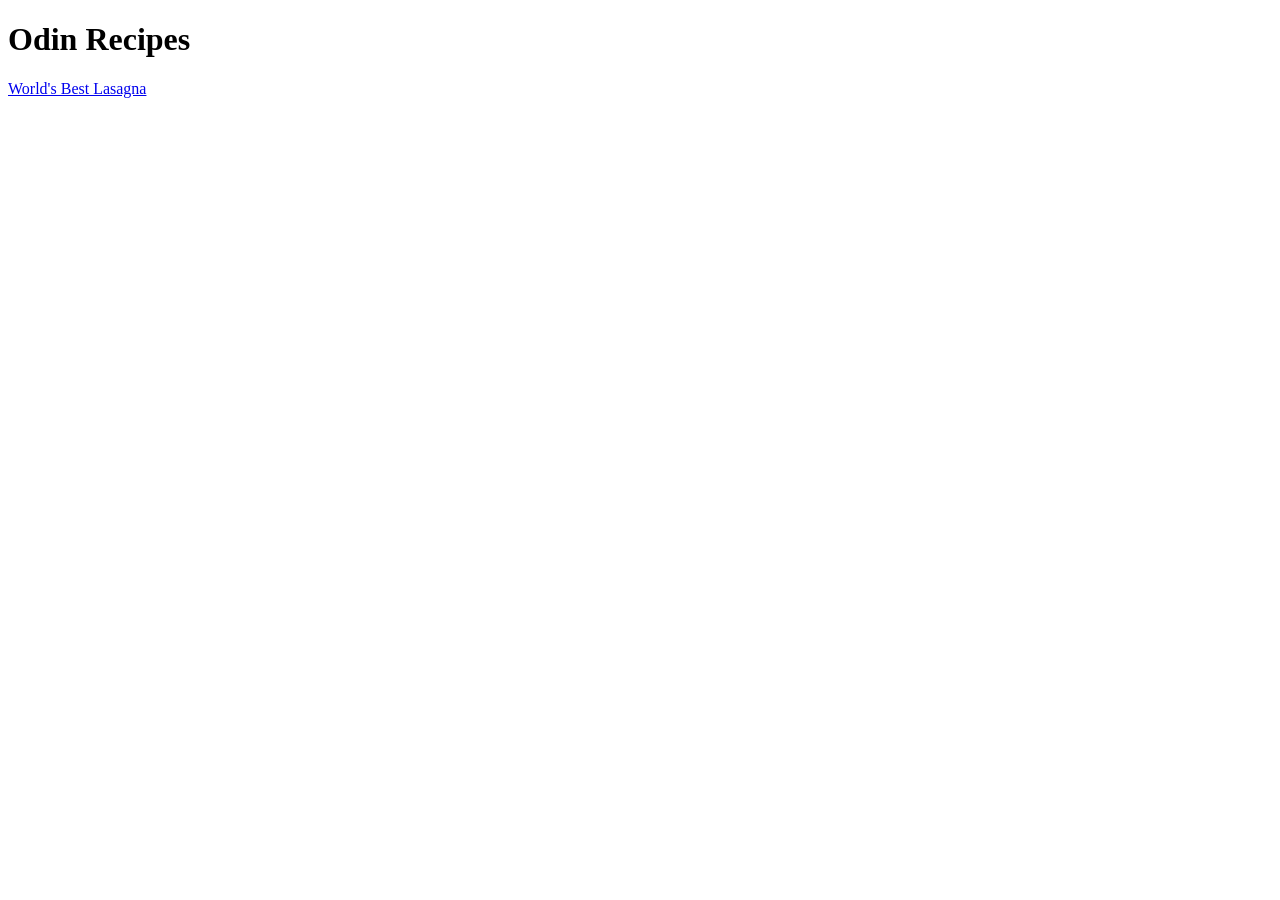
<file: index.html>
<!DOCTYPE html>
<html lang="en">
<head>
    <meta charset="UTF-8">
    <meta name="viewport" content="width=device-width, initial-scale=1.0">
    <title>Odin Recipes</title>
</head>
<body>
    <h1>Odin Recipes</h1>
    <a href="recipes/lasagna.html">World's Best Lasagna</a>
</body>
</html>
</file>
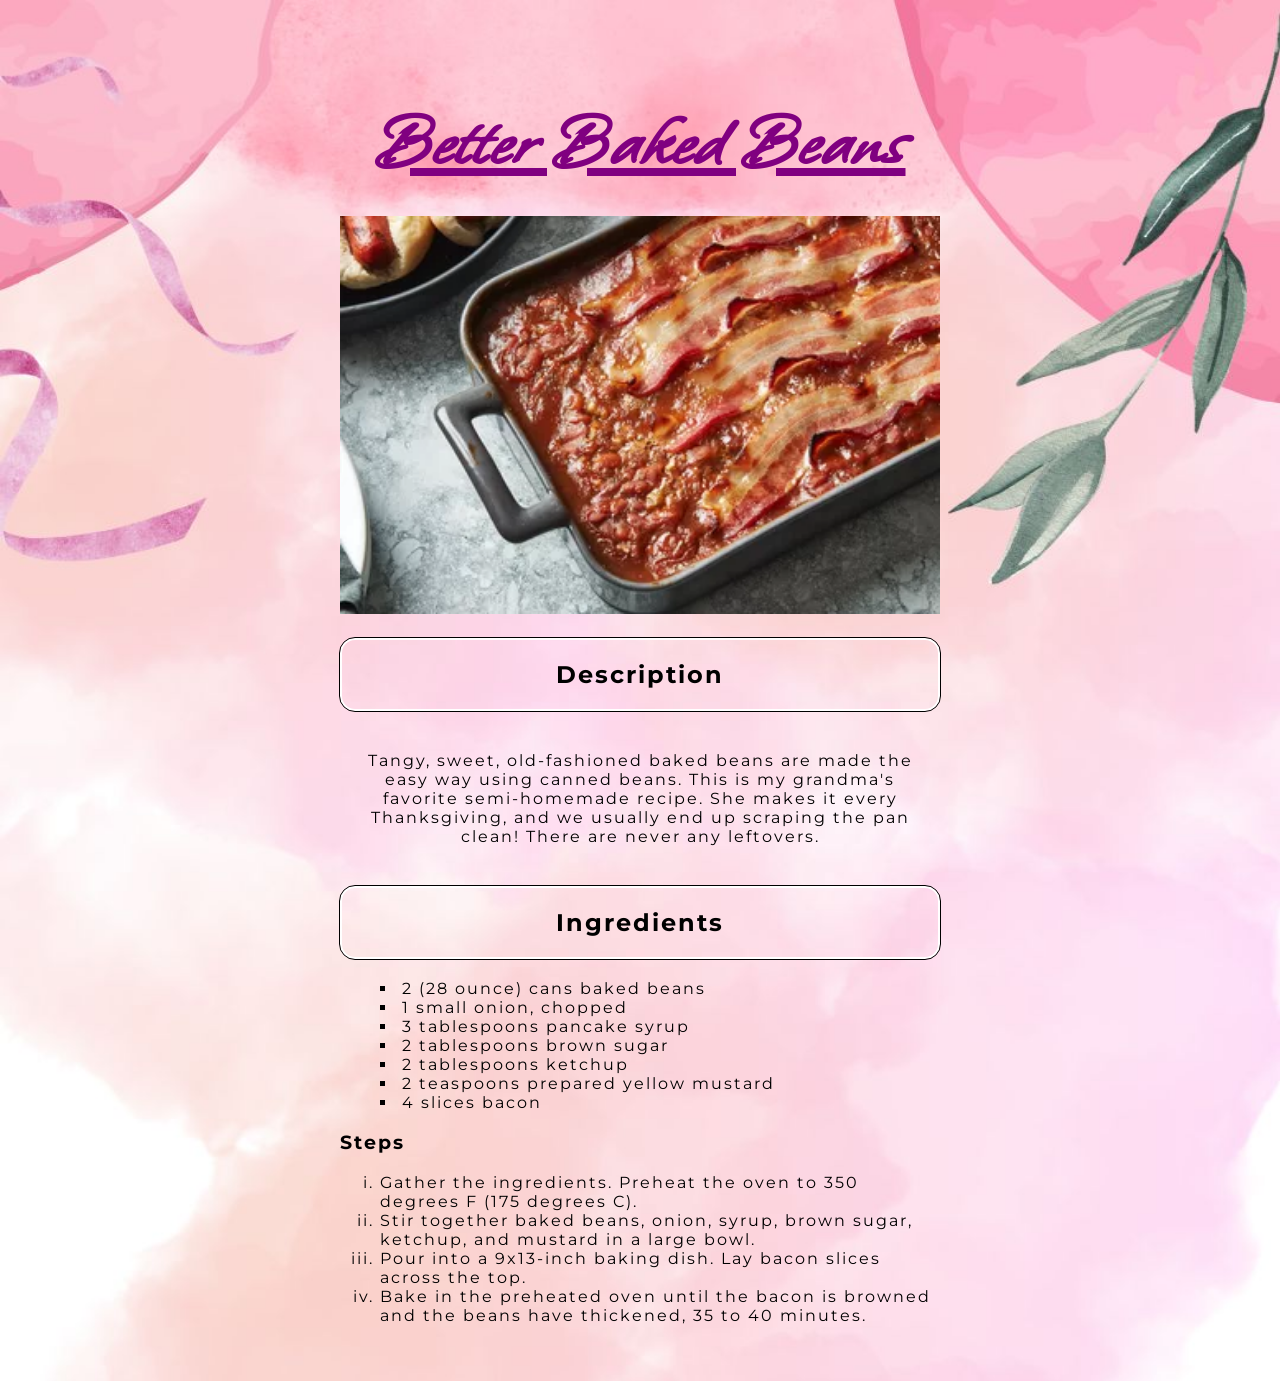
<file: recipes/better-baked-beans.html>
<!DOCTYPE html>
<html lang="en">
<head>
    <meta charset="UTF-8">
    <meta name="viewport" content="width=device-width, initial-scale=1.0">
    <link rel="stylesheet" href="../style.css">
    <link rel="preconnect" href="https://fonts.googleapis.com">
    <link rel="preconnect" href="https://fonts.gstatic.com" crossorigin>
    <link href="https://fonts.googleapis.com/css2?family=Montserrat:ital,wght@0,100..900;1,100..900&family=Whisper&display=swap" rel="stylesheet">
    <title>Document</title>
</head>
<body>
    <h1>Better Baked Beans</h1>
    <img src="../images/150637-Better-Baked-Beans-hero-4x3-da1a82779cbd46b2acb1bee0192ee6e3.webp" alt="Better Baked Beans" height="350" width="450">
    <h2>Description</h2>
    <p>Tangy, sweet, old-fashioned baked beans are made the easy way using canned beans. This is my grandma's favorite semi-homemade recipe. She makes it every Thanksgiving, and we usually end up scraping the pan clean! There are never any leftovers.</p>
    <h2>Ingredients</h2>
    <ul>
        <li>2 (28 ounce) cans baked beans</li>
        <li>1 small onion, chopped</li>
        <li>3 tablespoons pancake syrup</li>
        <li>2 tablespoons brown sugar</li>
        <li>2 tablespoons ketchup</li>
        <li>2 teaspoons prepared yellow mustard</li>
        <li>4 slices bacon</li>
    </ul>
    <h3>Steps</h3>
    <ol>
        <li>Gather the ingredients. Preheat the oven to 350 degrees F (175 degrees C).</li>
        <li>Stir together baked beans, onion, syrup, brown sugar, ketchup, and mustard in a large bowl.</li>
        <li>Pour into a 9x13-inch baking dish. Lay bacon slices across the top.</li>
        <li>Bake in the preheated oven until the bacon is browned and the beans have thickened, 35 to 40 minutes.</li>
    </ol>
</body>
</html>
</file>
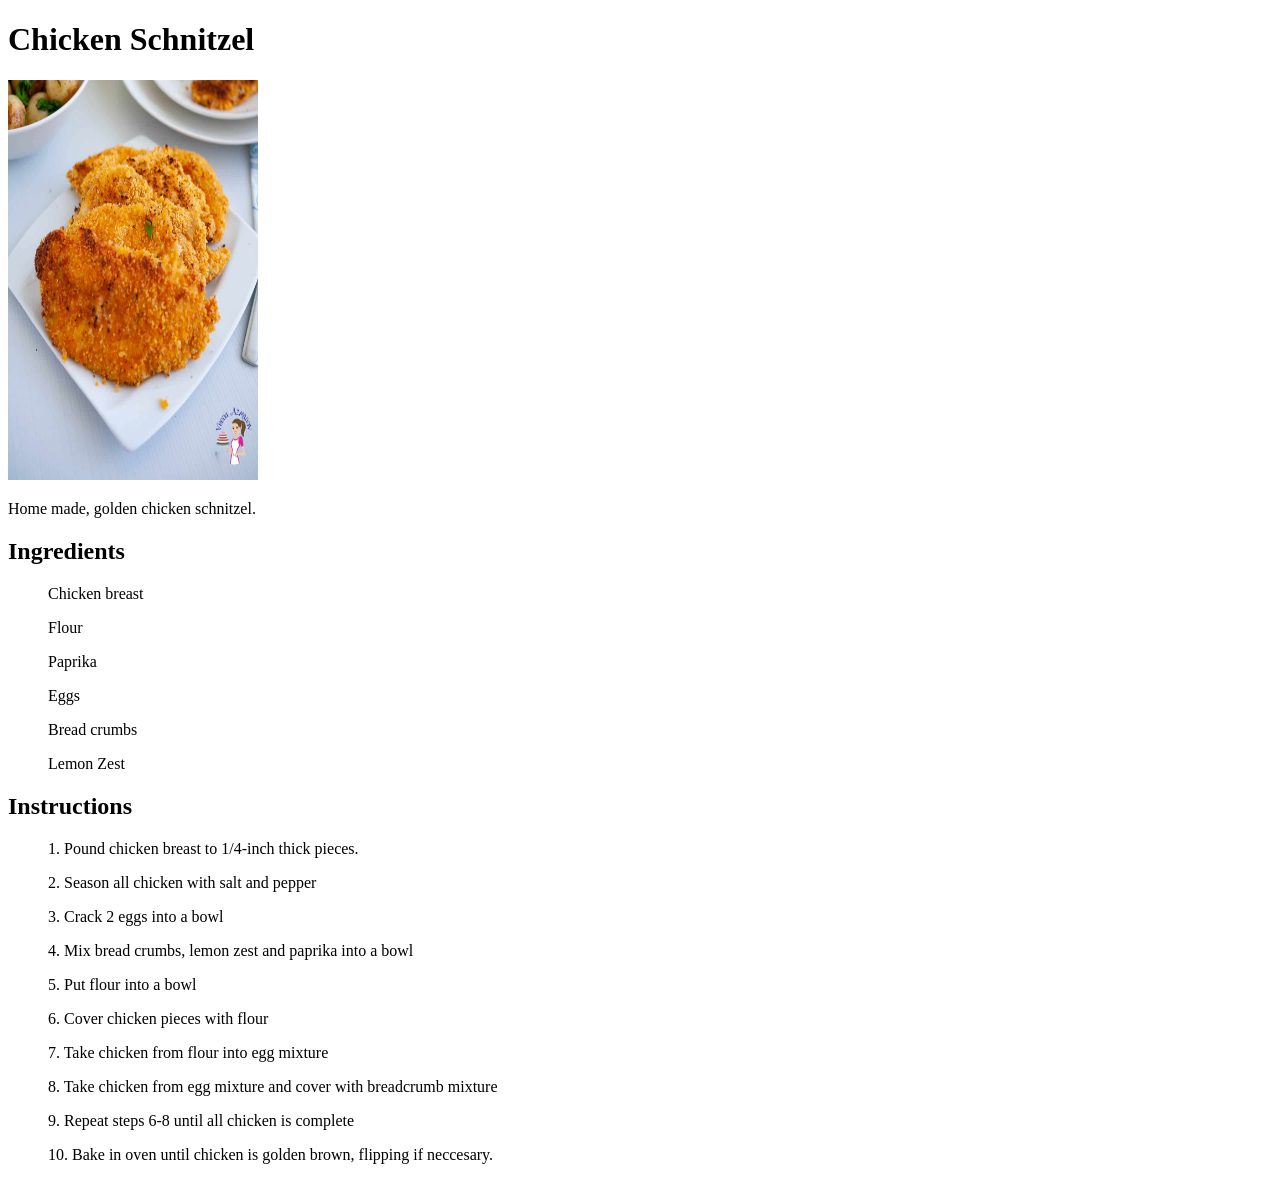
<file: recipes/chicken_schnitzel.html>
<!DOCTYPE html>
<html lang="en">
<head>
    <meta charset="UTF-8">
    <meta http-equiv="X-UA-Compatible" content="IE=edge">
    <meta name="viewport" content="width=<device-width>, initial-scale=1.0">
    <title>Document</title>
</head>
<body>
    <h1>Chicken Schnitzel</h1>
    <img src="../images/schnitzel.jpg" alt="Image not available" style="width:250px;height:400px;">
    <p/> Home made, golden chicken schnitzel.
    <h2>Ingredients</h2>
        <ul>Chicken breast</ul>
        <ul>Flour</ul>
        <ul>Paprika</ul>
        <ul>Eggs</ul>
        <ul>Bread crumbs</ul>
        <ul>Lemon Zest</ul>
    <h2>Instructions</h2>
        <ol>1. Pound chicken breast to 1/4-inch thick pieces.</ol>
        <ol>2. Season all chicken with salt and pepper</ol>
        <ol>3. Crack 2 eggs into a bowl</ol>
        <ol>4. Mix bread crumbs, lemon zest and paprika into a bowl</ol>
        <ol>5. Put flour into a bowl</ol>
        <ol>6. Cover chicken pieces with flour</ol>
        <ol>7. Take chicken from flour into egg mixture</ol>
        <ol>8. Take chicken from egg mixture and cover with breadcrumb mixture</ol>
        <ol>9. Repeat steps 6-8 until all chicken is complete</ol>
        <ol>10. Bake in oven until chicken is golden brown, flipping if neccesary.</ol>



</body>
</html>
</file>
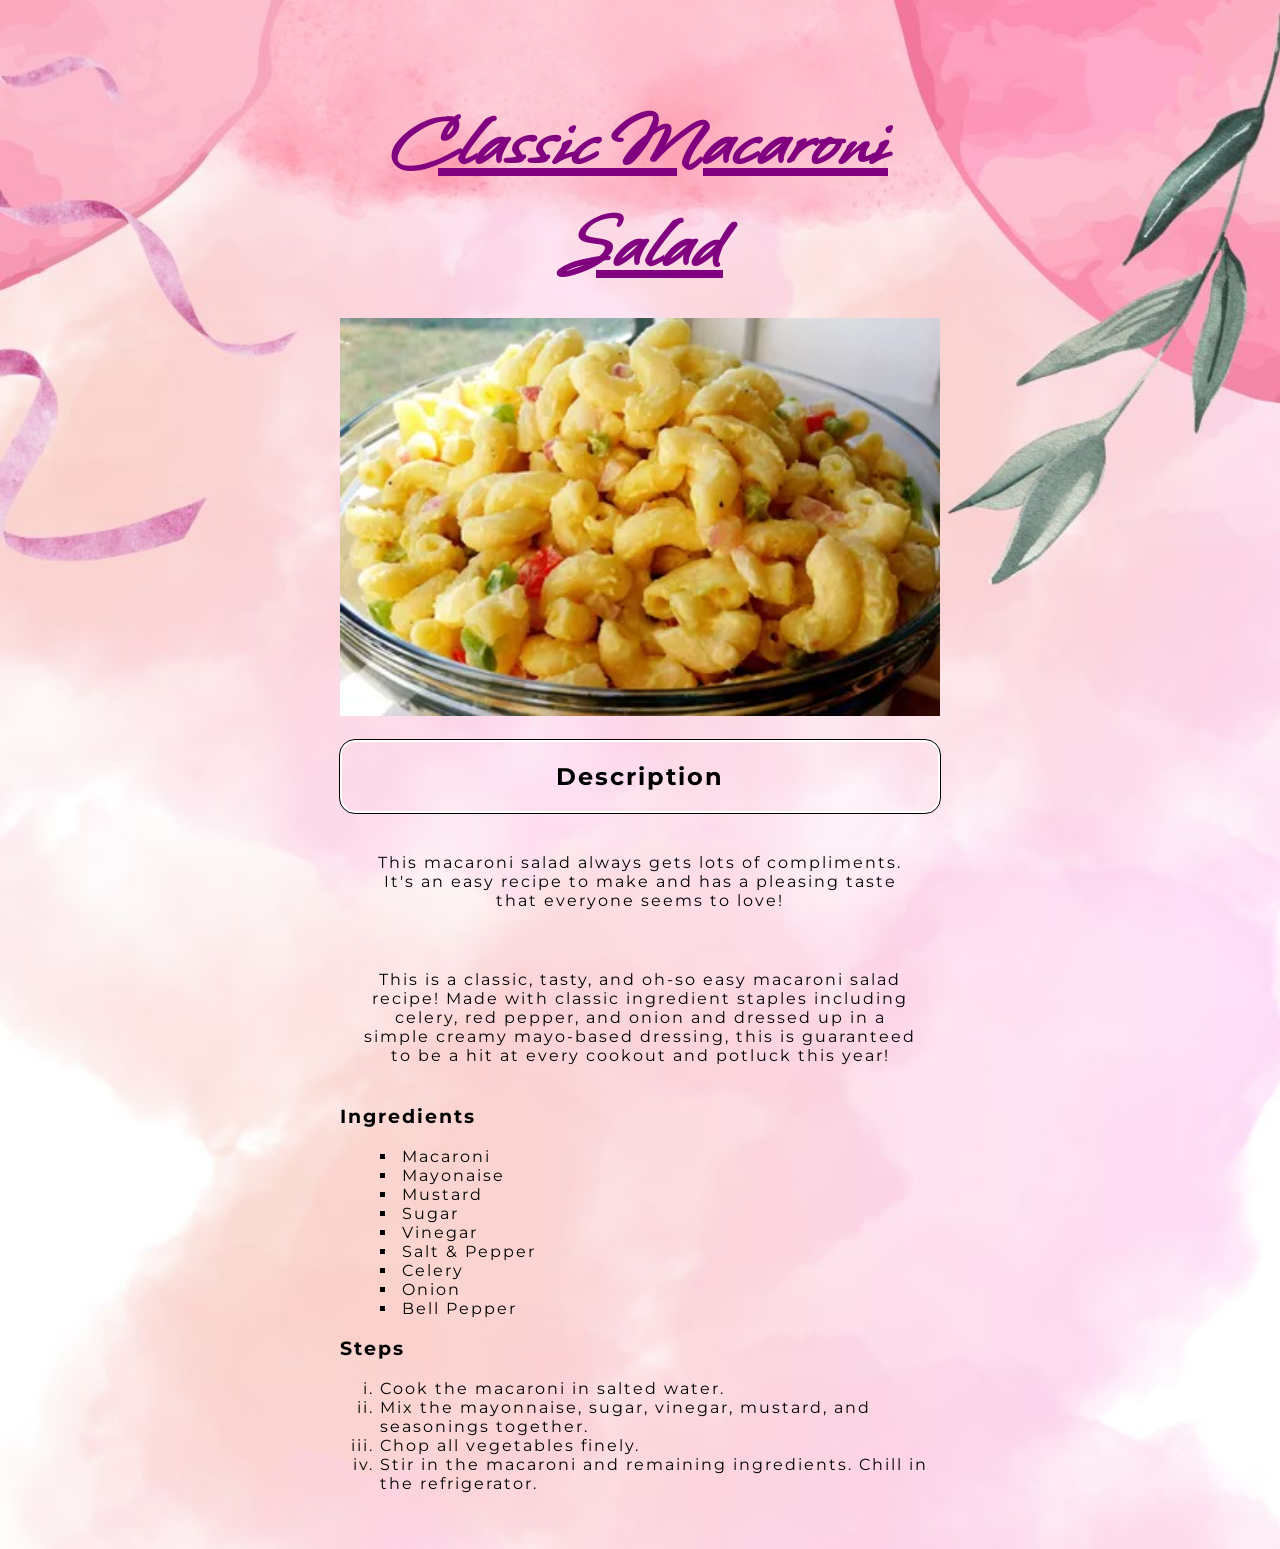
<file: recipes/classic-macaroni-salad.html>
<!DOCTYPE html>
<html lang="en">
<head>
    <meta charset="UTF-8">
    <meta name="viewport" content="width=device-width, initial-scale=1.0">
    <link rel="stylesheet" href="../style.css">
    <link rel="preconnect" href="https://fonts.googleapis.com">
    <link rel="preconnect" href="https://fonts.gstatic.com" crossorigin>
    <link href="https://fonts.googleapis.com/css2?family=Montserrat:ital,wght@0,100..900;1,100..900&family=Whisper&display=swap" rel="stylesheet">
    <title>Document</title>
</head>
<body>
    <h1>Classic Macaroni Salad</h1>
    <img src="../images/878056_Classic-Macaroni-Salad-4x3-1-2000-ade81d04aca74d889f4dac53bd58432c.webp" alt="Classic Macaroni Salad" height="350" width="450">
    <h2>Description</h2>
    <p>This macaroni salad always gets lots of compliments. It's an easy recipe to make and has a pleasing taste that everyone seems to love!</p>
    <p>This is a classic, tasty, and oh-so easy macaroni salad recipe! Made with classic ingredient staples including celery, red pepper, and onion and dressed up in a simple creamy mayo-based dressing, this is guaranteed to be a hit at every cookout and potluck this year!</p>
    <h3>Ingredients</h3>
    <ul>
        <li>Macaroni</li>
        <li>Mayonaise</li>
        <li>Mustard</li>
        <li>Sugar</li>
        <li>Vinegar</li>
        <li>Salt & Pepper</li>
        <li>Celery</li>
        <li>Onion</li>
        <li>Bell Pepper</li>
    </ul>
    <h3>Steps</h3>
    <ol>
        <li>Cook the macaroni in salted water.</li>
        <li>Mix the mayonnaise, sugar, vinegar, mustard, and seasonings together.</li>
        <li>Chop all vegetables finely.</li>
        <li>Stir in the macaroni and remaining ingredients. Chill in the refrigerator.</li>
    </ol>
</body>
</html>
</file>
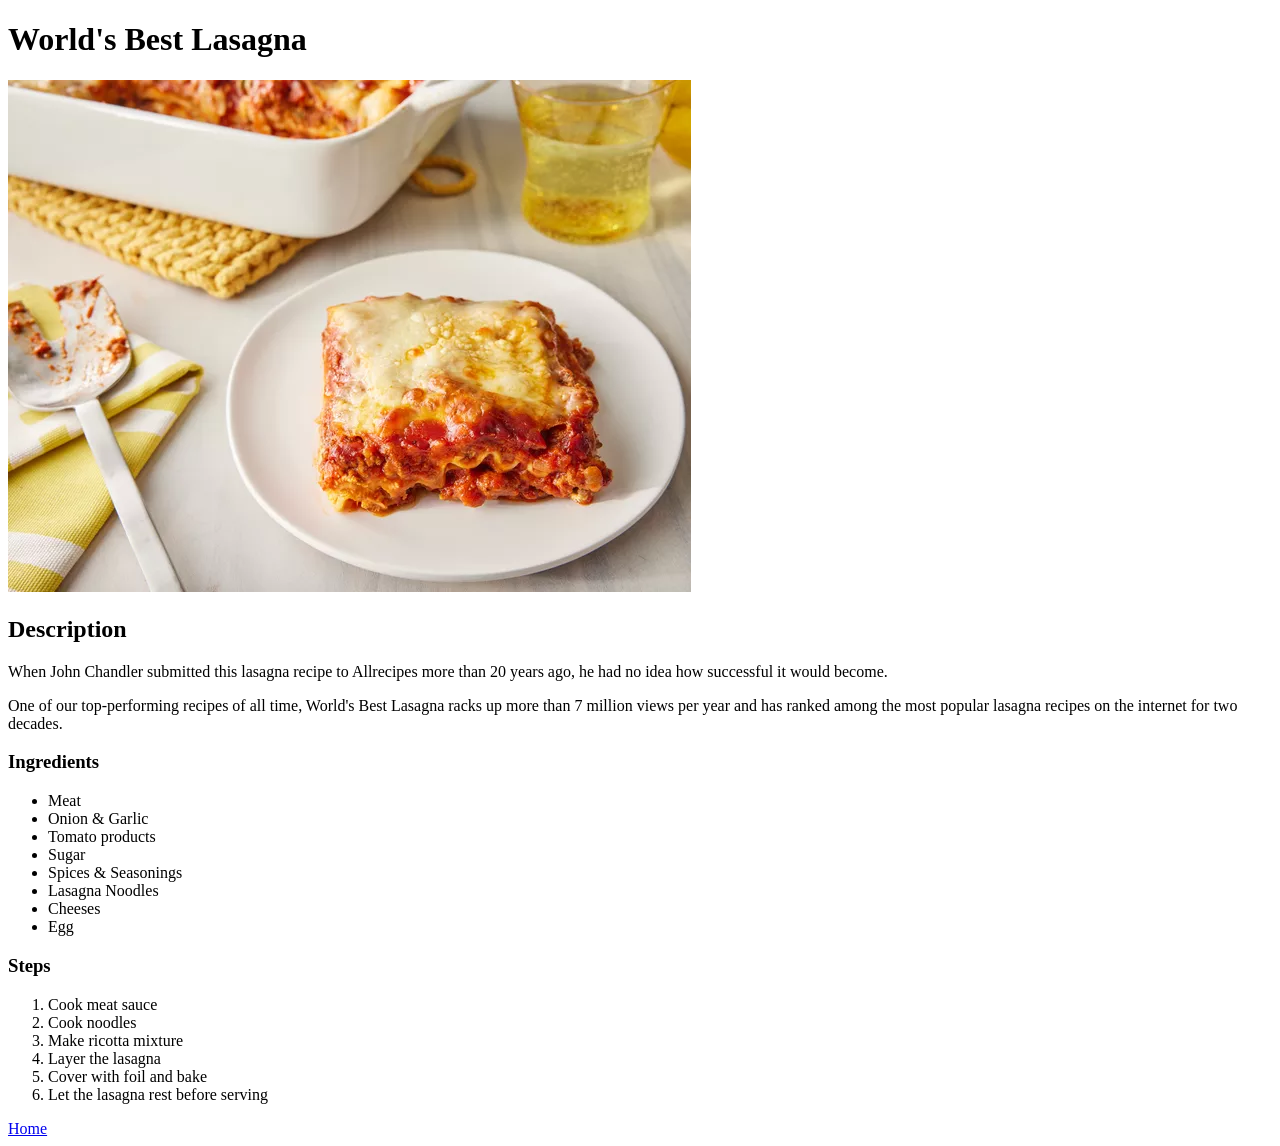
<file: recipes/lasagna.html>
<!DOCTYPE html>
<html lang="en">
<head>
    <meta charset="UTF-8">
    <meta name="viewport" content="width=device-width, initial-scale=1.0">
    <title>World's Best Lasagna</title>
</head>
<body>
    <h1>World's Best Lasagna</h1>
    <img src="../images/lasagna.png">
    <h2>Description</h4>
    <p>When John Chandler submitted this lasagna recipe to Allrecipes more than 20 years ago, he had no idea how successful it would become. </p>
    <p>One of our top-performing recipes of all time, World's Best Lasagna racks up more than 7 million views per year and has ranked among the most popular lasagna recipes on the internet for two decades.</p>
    <h3>Ingredients</h3>
    <ul>
        <li>Meat</li>
        <li>Onion & Garlic</li>
        <li>Tomato products</li>
        <li>Sugar</li>
        <li>Spices & Seasonings</li>
        <li>Lasagna Noodles</li>
        <li>Cheeses</li>
        <li>Egg</li>
    </ul>
    <h3>Steps</h3>
    <ol>
        <li>Cook meat sauce</li>
        <li>Cook noodles</li>
        <li>Make ricotta mixture</li>
        <li>Layer the lasagna</li>
        <li>Cover with foil and bake</li>
        <li>Let the lasagna rest before serving</li>
    </ol>
    
    <a href="../index.html">Home</a>
</body>
</html>
</file>
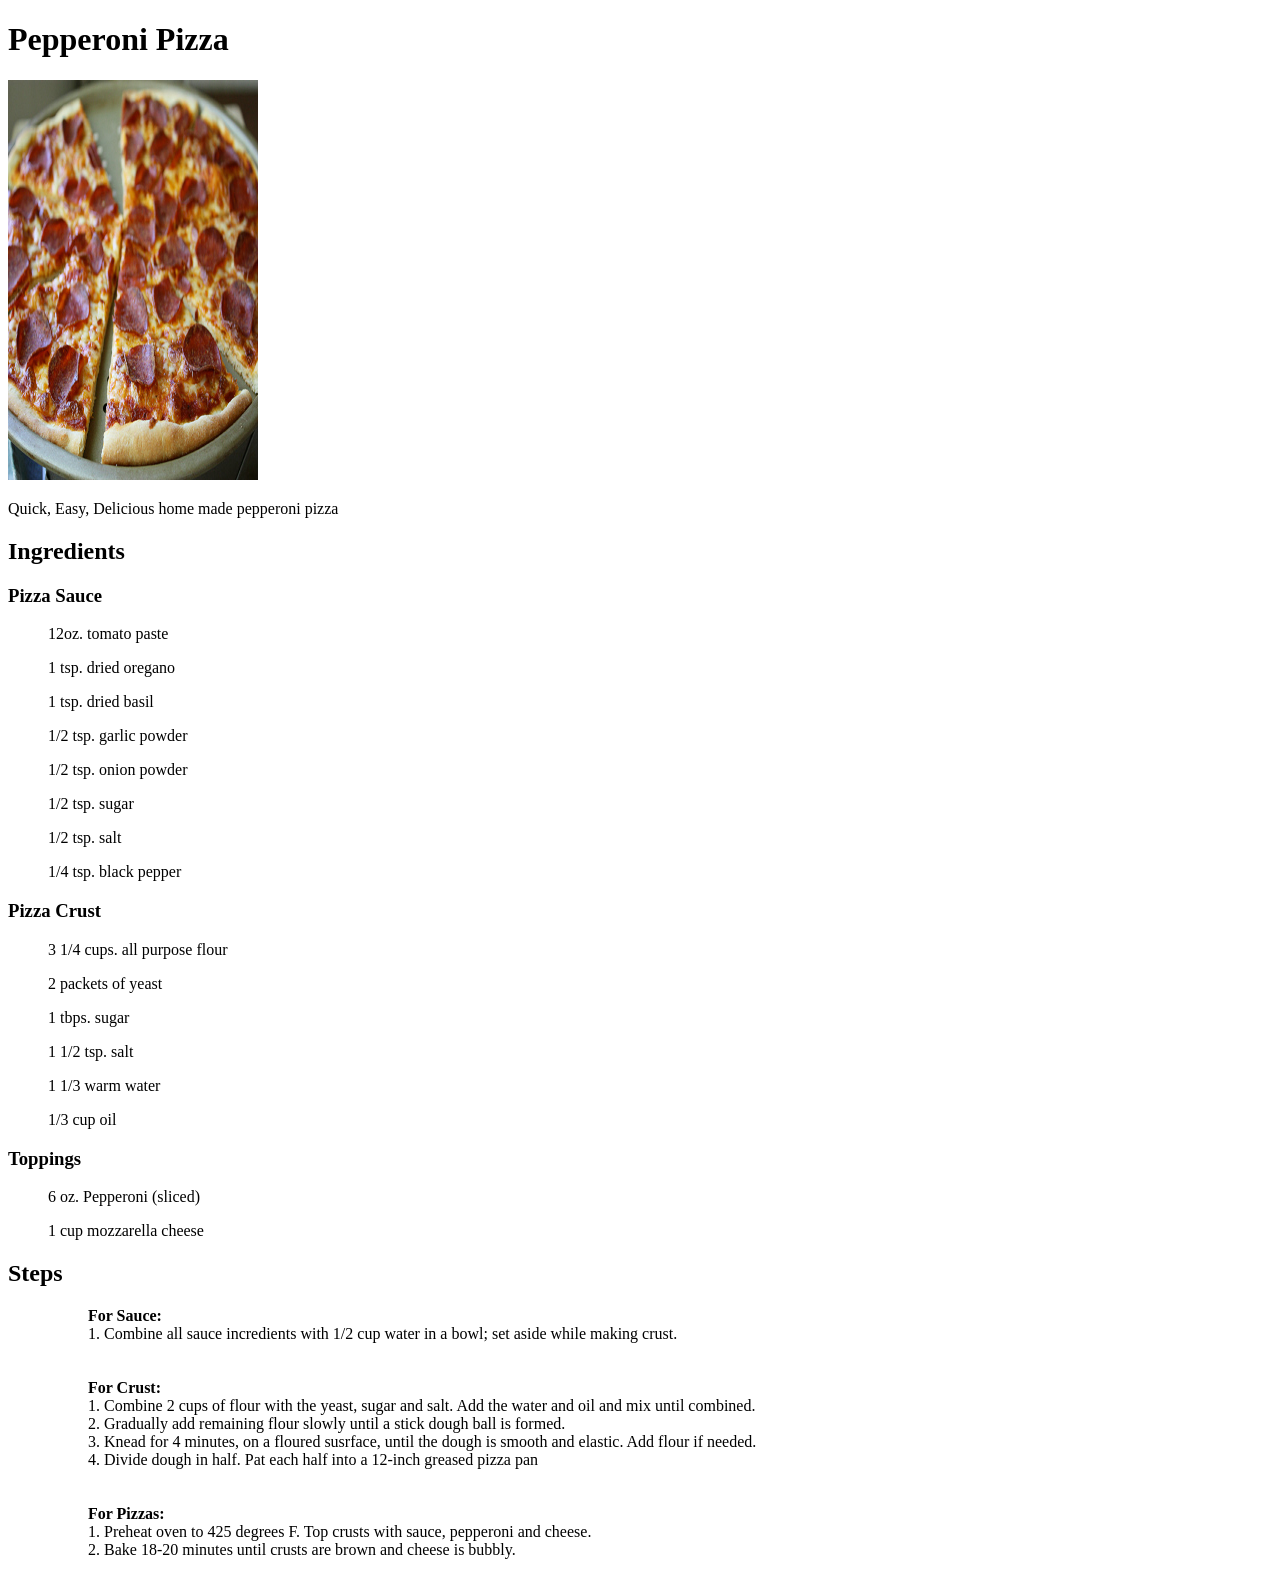
<file: recipes/pizza.html>
<!DOCTYPE html>
<html lang="en">
<head>
    <meta charset="UTF-8">
    <meta http-equiv="X-UA-Compatible" content="IE=edge">
    <meta name="viewport" content="width=device-width, initial-scale=1.0">
    <title>Document</title>
</head>
<body>
    <h1>Pepperoni Pizza</h1>
    <img src="../images/pizza.jpg"alt="Pepperoni Pizza" style="width:250px; height:400px"
    <br></br>

    <p>Quick, Easy, Delicious home made pepperoni pizza</p>
    <h2>Ingredients</h2>
    <h3>Pizza Sauce</h3>
            <ul>12oz. tomato paste</ul>
            <ul>1 tsp. dried oregano</ul>
            <ul>1 tsp. dried basil</ul>
            <ul>1/2 tsp. garlic powder</ul>
            <ul>1/2 tsp. onion powder</ul>
            <ul>1/2 tsp. sugar</ul>
            <ul>1/2 tsp. salt</ul>
            <ul>1/4 tsp. black pepper</ul>
    <h3>Pizza Crust</h3>
            <ul>3 1/4 cups. all purpose flour</ul>
            <ul>2 packets of yeast</ul>
            <ul>1 tbps. sugar</ul>
            <ul>1 1/2 tsp. salt</ul>
            <ul>1 1/3 warm water</ul>
            <ul>1/3 cup oil</ul>
    <h3>Toppings</h3>
        <ul>6 oz. Pepperoni (sliced)</ul>
        <ul>1 cup mozzarella cheese</ul>
    <h2>Steps</h2>
        <ol>
            <ol><strong>For Sauce:</strong></ol>
            <ol> 1. Combine all sauce incredients with 1/2 cup water in a bowl; set aside while making crust.</ol>
            <br></br>
            <ol><strong>For Crust:</strong></ol>
            <ol>1. Combine 2 cups of flour with the yeast, sugar and salt. Add the water and oil and mix until combined.</ol>
            <ol>2. Gradually add remaining flour slowly until a stick dough ball is formed.</ol>
            <ol>3. Knead for 4 minutes, on a floured susrface, until the dough is smooth and elastic. Add flour if needed.</ol>
            <ol>4. Divide dough in half. Pat each half into a 12-inch greased pizza pan</ol>
            <br></br>
            <ol><strong>For Pizzas:</strong></ol>
            <ol>1. Preheat oven to 425 degrees F. Top crusts with sauce, pepperoni and cheese.</ol>
            <ol>2. Bake 18-20 minutes until crusts are brown and cheese is bubbly.</ol>
        </ol>
</body>
</html>
</file>
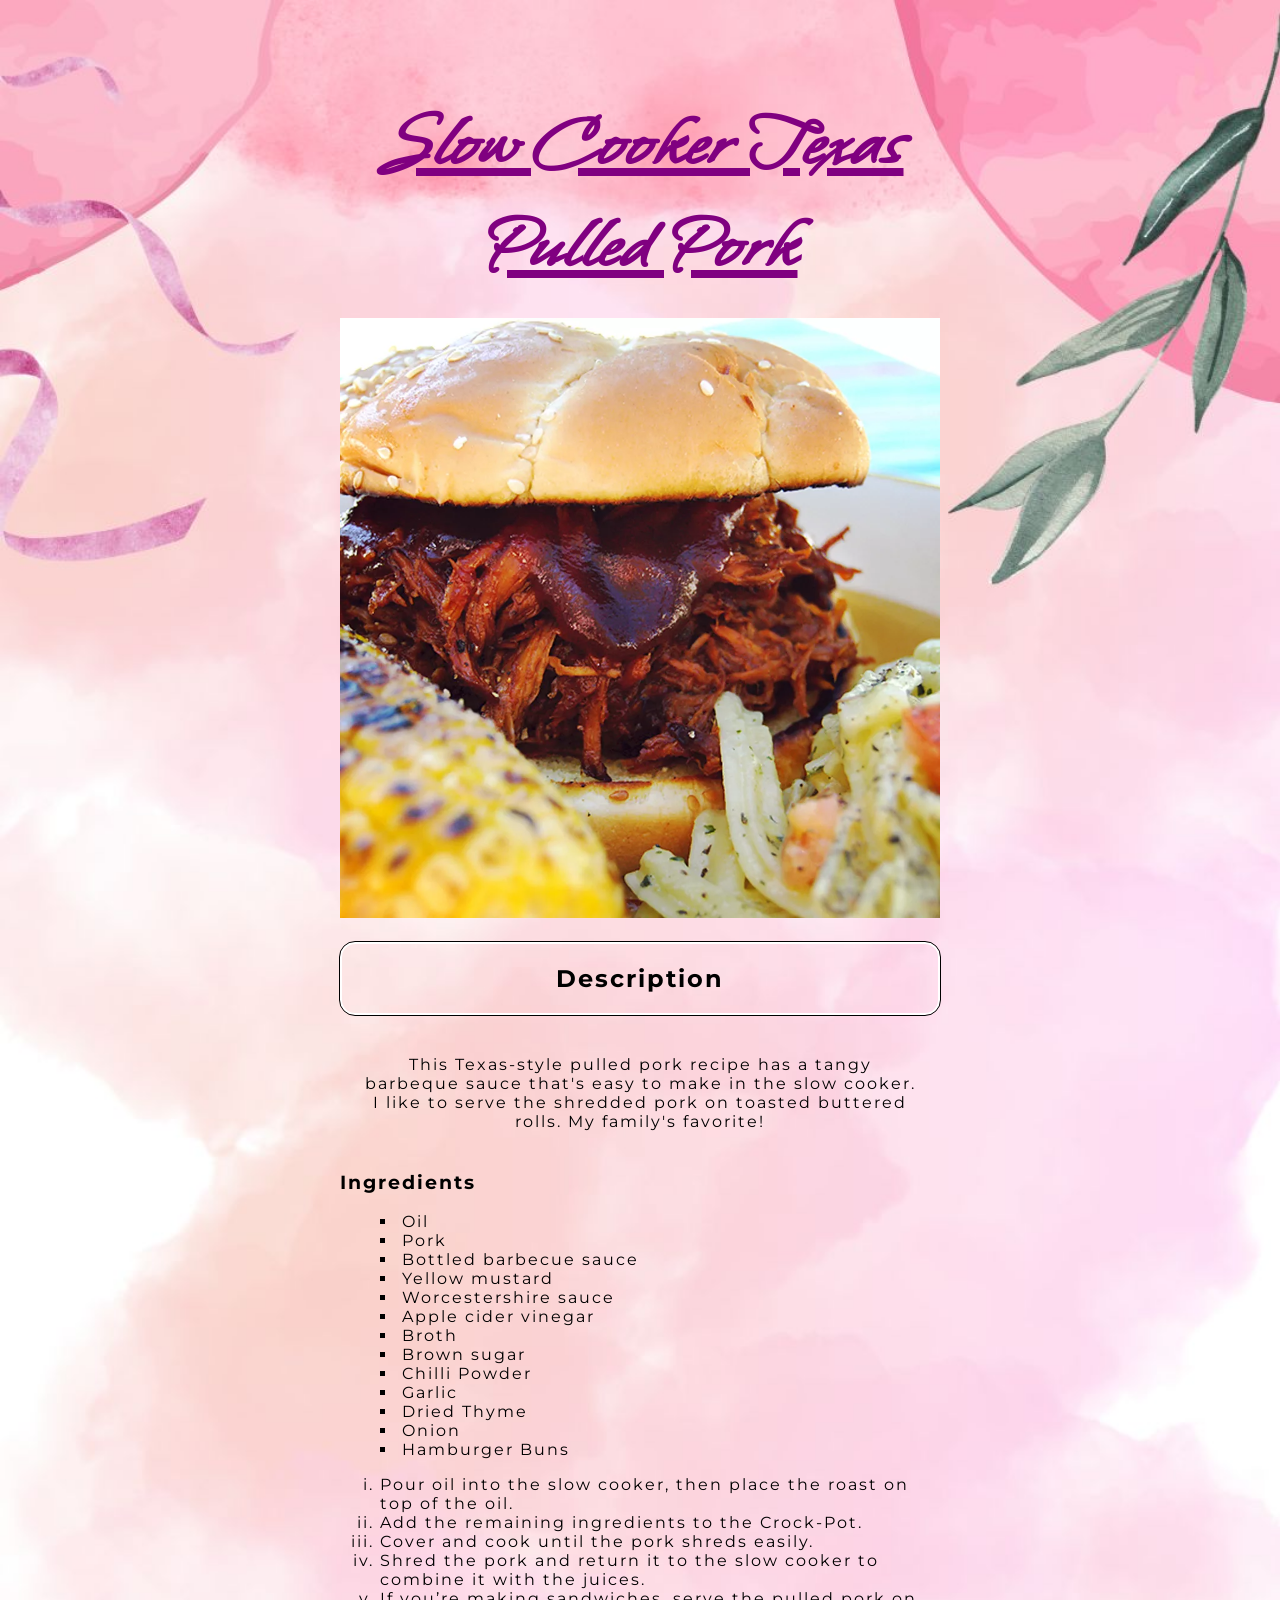
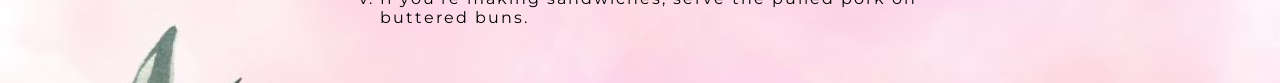
<file: recipes/slow-cooker-texas-pulled-pork.html>
<!DOCTYPE html>
<html lang="en">
<head>
    <meta charset="UTF-8">
    <meta name="viewport" content="width=device-width, initial-scale=1.0">
    <link rel="stylesheet" href="../style.css">
    <link rel="preconnect" href="https://fonts.googleapis.com">
    <link rel="preconnect" href="https://fonts.gstatic.com" crossorigin>
    <link href="https://fonts.googleapis.com/css2?family=Montserrat:ital,wght@0,100..900;1,100..900&family=Whisper&display=swap" rel="stylesheet">
    <title>Document</title>
</head>
<body>
    <h1>Slow Cooker Texas Pulled Pork</h1>
    <img src="../images/92462_Slow-Cooker-Texas-Pulled-Pork_psychedilemma_4560053_original-1x1-1-e3c3aa5d5a10431b8b5cb589174c0060.webp" alt="Slow Cooker Texas Pulled Pork" height="350" width="450">
    <h2>Description</h2>
    <p>This Texas-style pulled pork recipe has a tangy barbeque sauce that's easy to make in the slow cooker. I like to serve the shredded pork on toasted buttered rolls. My family's favorite!</p>
    <h3>Ingredients</h3>
    <ul>
        <li>Oil</li>
        <li>Pork</li>
        <li>Bottled barbecue sauce</li>
        <li>Yellow mustard</li>
        <li>Worcestershire sauce</li>
        <li>Apple cider vinegar</li>
        <li>Broth</li>
        <li>Brown sugar</li>
        <li>Chilli Powder</li>
        <li>Garlic</li>
        <li>Dried Thyme</li>
        <li>Onion</li>
        <li>Hamburger Buns</li>
    </ul>
    <ol>
        <li>Pour oil into the slow cooker, then place the roast on top of the oil. </li>
        <li>Add the remaining ingredients to the Crock-Pot. </li>
        <li>Cover and cook until the pork shreds easily. </li>
        <li>Shred the pork and return it to the slow cooker to combine it with the juices. </li>
        <li>If you’re making sandwiches, serve the pulled pork on buttered buns. </li>
    </ol>
    
</body>
</html>
</file>
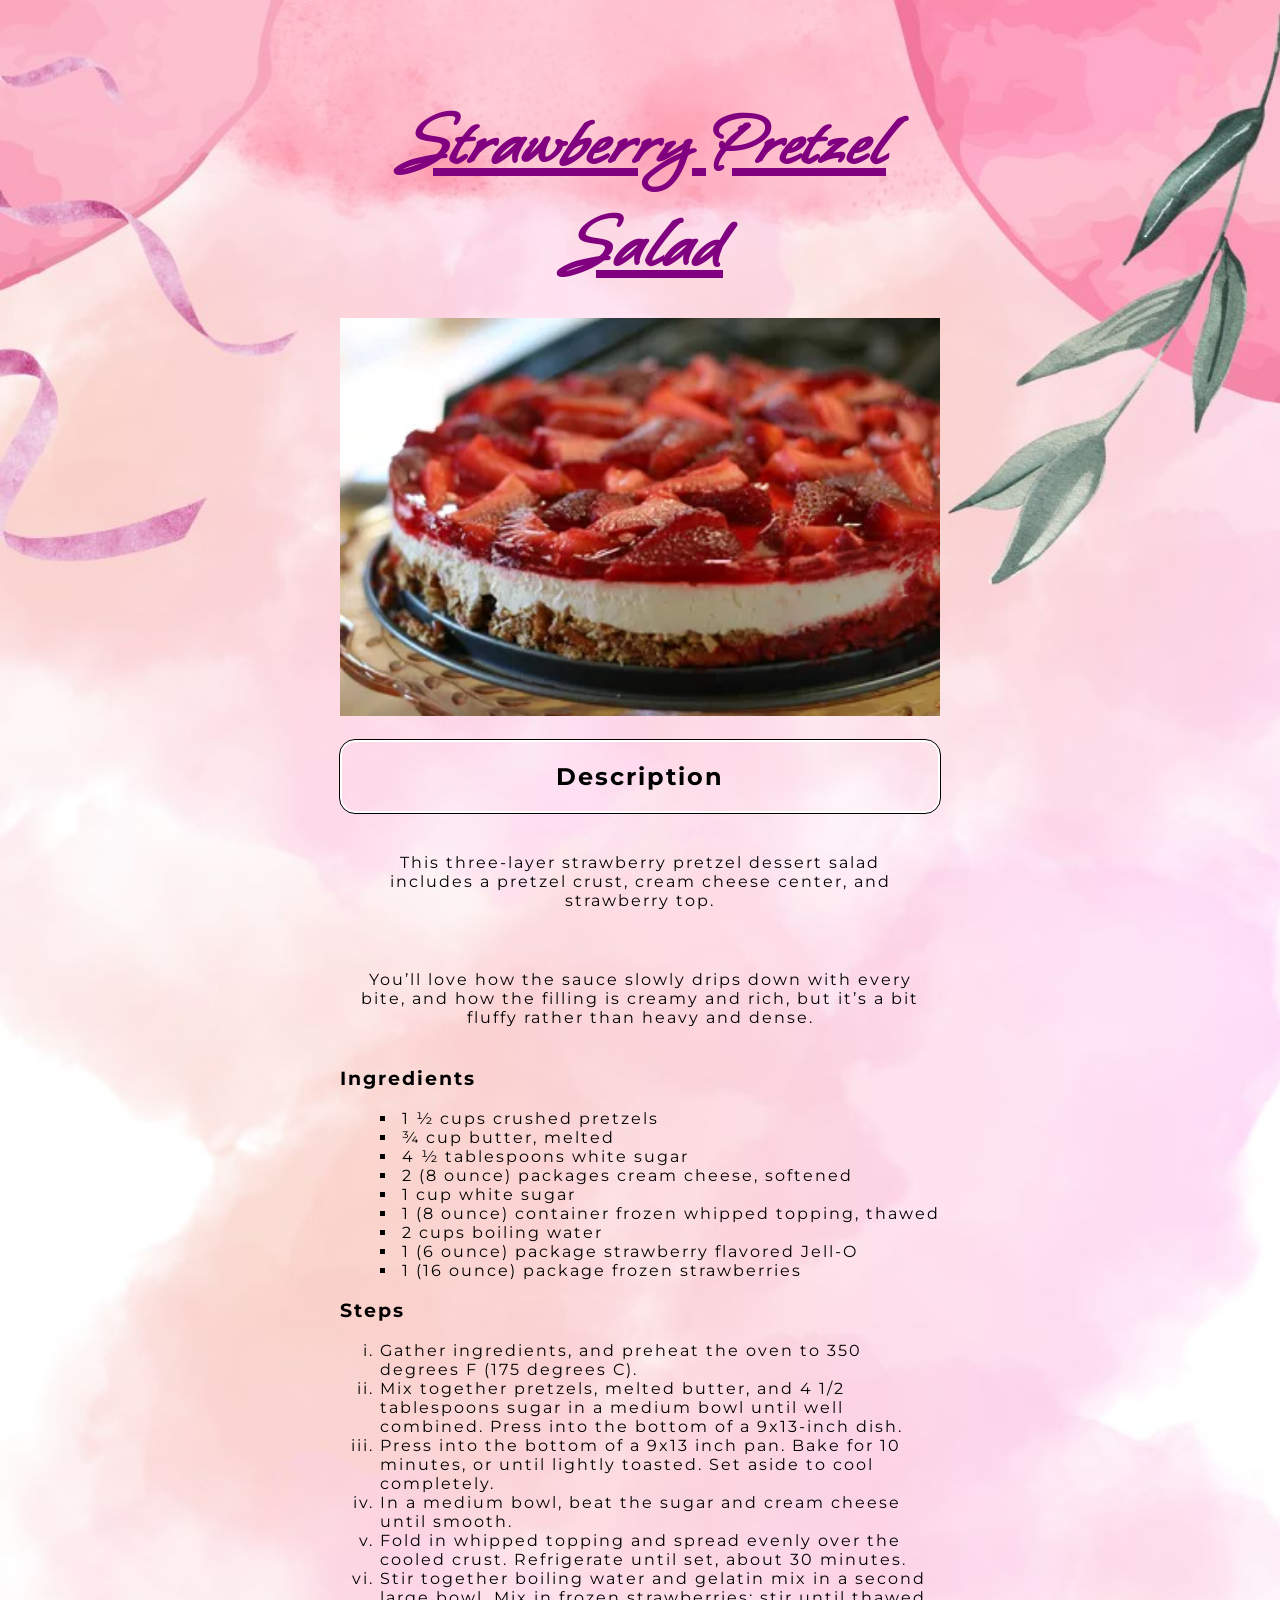
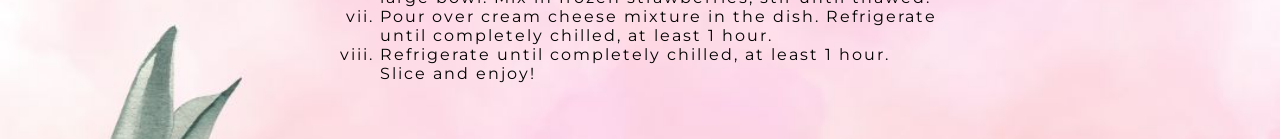
<file: recipes/strawberry-pretzel-salad.html>
<!DOCTYPE html>
<html lang="en">
<head>
    <meta charset="UTF-8">
    <meta name="viewport" content="width=device-width, initial-scale=1.0">
    <link rel="stylesheet" href="../style.css">
    <link rel="preconnect" href="https://fonts.googleapis.com">
    <link rel="preconnect" href="https://fonts.gstatic.com" crossorigin>
    <link href="https://fonts.googleapis.com/css2?family=Montserrat:ital,wght@0,100..900;1,100..900&family=Whisper&display=swap" rel="stylesheet">
    <title>Document</title>
</head>
<body>
    <h1>Strawberry Pretzel Salad</h1>
    <img src="../images/410873_Judys-Strawberry-Pretzel-Salad-4x3-758ada2d0d794541b04d4ff9bad788ee.webp" alt="Strawberry Pretzel Salad" height="350" width="450">
    <h2>Description</h2>
    <p>This three-layer strawberry pretzel dessert salad includes a pretzel crust, cream cheese center, and strawberry top.</p>
    <p>You’ll love how the sauce slowly drips down with every bite, and how the filling is creamy and rich, but it’s a bit fluffy rather than heavy and dense.</p>
    <h3>Ingredients</h3>
    <ul>
        <li>1 ½ cups crushed pretzels</li>
        <li>¾ cup butter, melted</li>
        <li>4 ½ tablespoons white sugar</li>
        <li>2 (8 ounce) packages cream cheese, softened</li>
        <li>1 cup white sugar</li>
        <li>1 (8 ounce) container frozen whipped topping, thawed</li>
        <li>2 cups boiling water</li>
        <li>1 (6 ounce) package strawberry flavored Jell-O</li>
        <li>1 (16 ounce) package frozen strawberries</li>
    </ul>
    <h3>Steps</h3>
    <ol>
        <li>Gather ingredients, and preheat the oven to 350 degrees F (175 degrees C).</li>
        <li>Mix together pretzels, melted butter, and 4 1/2 tablespoons sugar in a medium bowl until well combined. Press into the bottom of a 9x13-inch dish.</li>
        <li>Press into the bottom of a 9x13 inch pan. Bake for 10 minutes, or until lightly toasted. Set aside to cool completely.</li>
        <li>In a medium bowl, beat the sugar and cream cheese until smooth.</li>
        <li>Fold in whipped topping and spread evenly over the cooled crust. Refrigerate until set, about 30 minutes.</li>
        <li>Stir together boiling water and gelatin mix in a second large bowl. Mix in frozen strawberries; stir until thawed.</li>
        <li>Pour over cream cheese mixture in the dish. Refrigerate until completely chilled, at least 1 hour.</li>
        <li>Refrigerate until completely chilled, at least 1 hour. Slice and enjoy!</li>
    </ol>
</body>
</html>
</file>
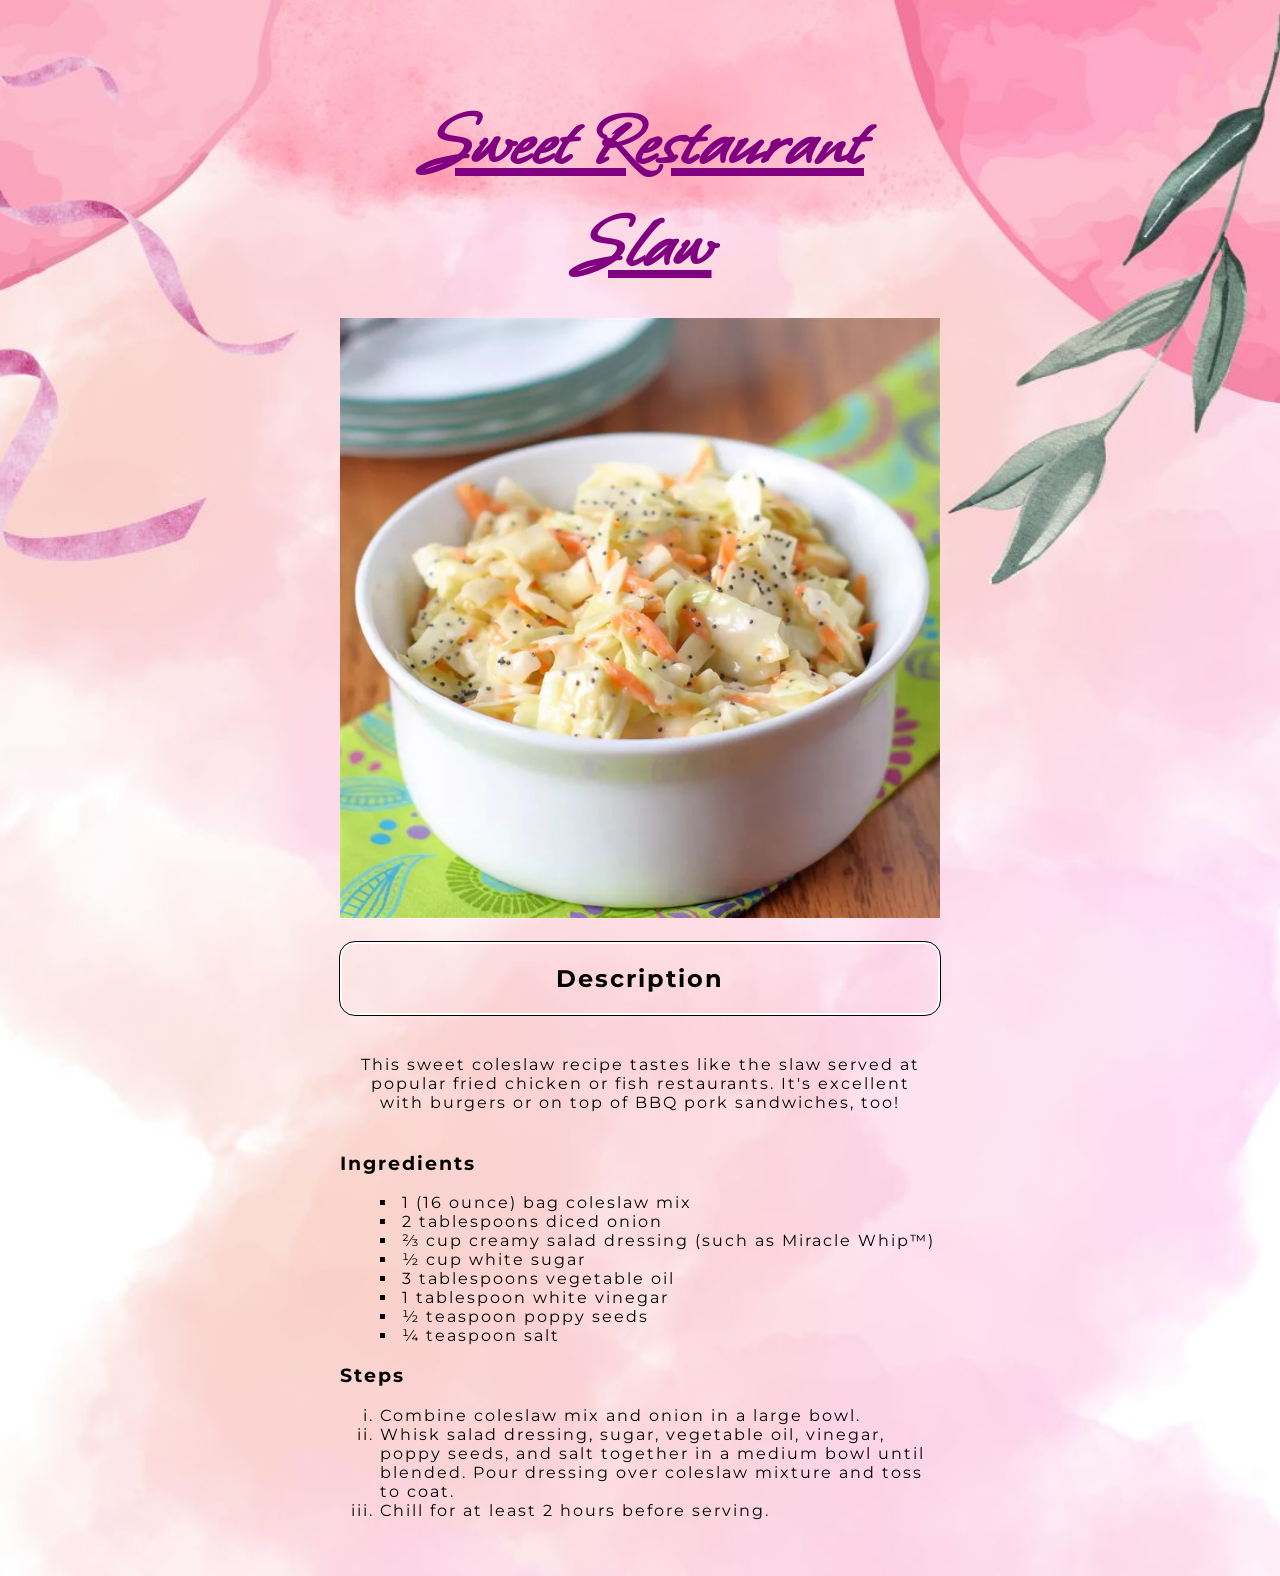
<file: recipes/sweet-restaurant-slaw.html>
<!DOCTYPE html>
<html lang="en">
<head>
    <meta charset="UTF-8">
    <meta name="viewport" content="width=device-width, initial-scale=1.0">
    <link rel="stylesheet" href="../style.css">
    <link rel="preconnect" href="https://fonts.googleapis.com">
    <link rel="preconnect" href="https://fonts.gstatic.com" crossorigin>
    <link href="https://fonts.googleapis.com/css2?family=Montserrat:ital,wght@0,100..900;1,100..900&family=Whisper&display=swap" rel="stylesheet">
    <title>Document</title>
</head>
<body>
    <h1>Sweet Restaurant Slaw</h1>
    <img src="../images/2276935-964361e5f2744588a497a697421e099a.webp" alt="Sweet Restaurant Slaw" height="350" width="450">
    <h2>Description</h2>
    <p>This sweet coleslaw recipe tastes like the slaw served at popular fried chicken or fish restaurants. It's excellent with burgers or on top of BBQ pork sandwiches, too!</p>
    <h3>Ingredients</h3>
    <ul>
        <li>1 (16 ounce) bag coleslaw mix</li>
        <li>2 tablespoons diced onion</li>
        <li>⅔ cup creamy salad dressing (such as Miracle Whip™)</li>
        <li>½ cup white sugar</li>
        <li>3 tablespoons vegetable oil</li>
        <li>1 tablespoon white vinegar</li>
        <li>½ teaspoon poppy seeds</li>
        <li>¼ teaspoon salt</li>
    </ul>
    <h3>Steps</h3>
    <ol>
        <li>Combine coleslaw mix and onion in a large bowl.</li>
        <li>Whisk salad dressing, sugar, vegetable oil, vinegar, poppy seeds, and salt together in a medium bowl until blended. Pour dressing over coleslaw mixture and toss to coat.</li>
        <li>Chill for at least 2 hours before serving.</li>
    </ol>
</body>
</html>
</file>
<file: style.css>
/* Apply styles to the whole body */
body {
    font-family: "Montserrat", sans-serif;
    background-image: url(./images/Pink\ Green\ Simple\ Creative\ Watercolor\ Blank\ Template\ Instagram\ Story.jpg);
    background-repeat: no-repeat;
    background-size: cover;
    margin: 0 auto; 
    max-width: 600px; 
    padding: 40px; 
    letter-spacing: 2px;
}

/* Style the heading */
h1 {
    font-family: "Whisper", sans-serif;
    font-size: 5rem; 
    font-weight: 800;
    color: purple;
    text-align: center;
    text-decoration: underline;
    margin-bottom: 20px; 
}

/* Style the recipe links */
h2 {
    text-align: center;
    padding: 20px;
    border: 2px solid white;
    border-radius: 15px;
    outline: 1px solid black;
    margin: 20px 0; 
}
p {
    text-align: center;
    padding: 20px;
    margin: 20px 0; 
}

/* Remove default underline from links */
a {
    text-decoration: none;
    color: black;
    font-weight: 600;
}

/* Change link color on hover */
a:hover {
    color: #333; 
}

ul {
    list-style: square inside
  }
ol {
    list-style: lower-roman;
}

img {
    width: 600px;
    height: auto;
}
</file>
